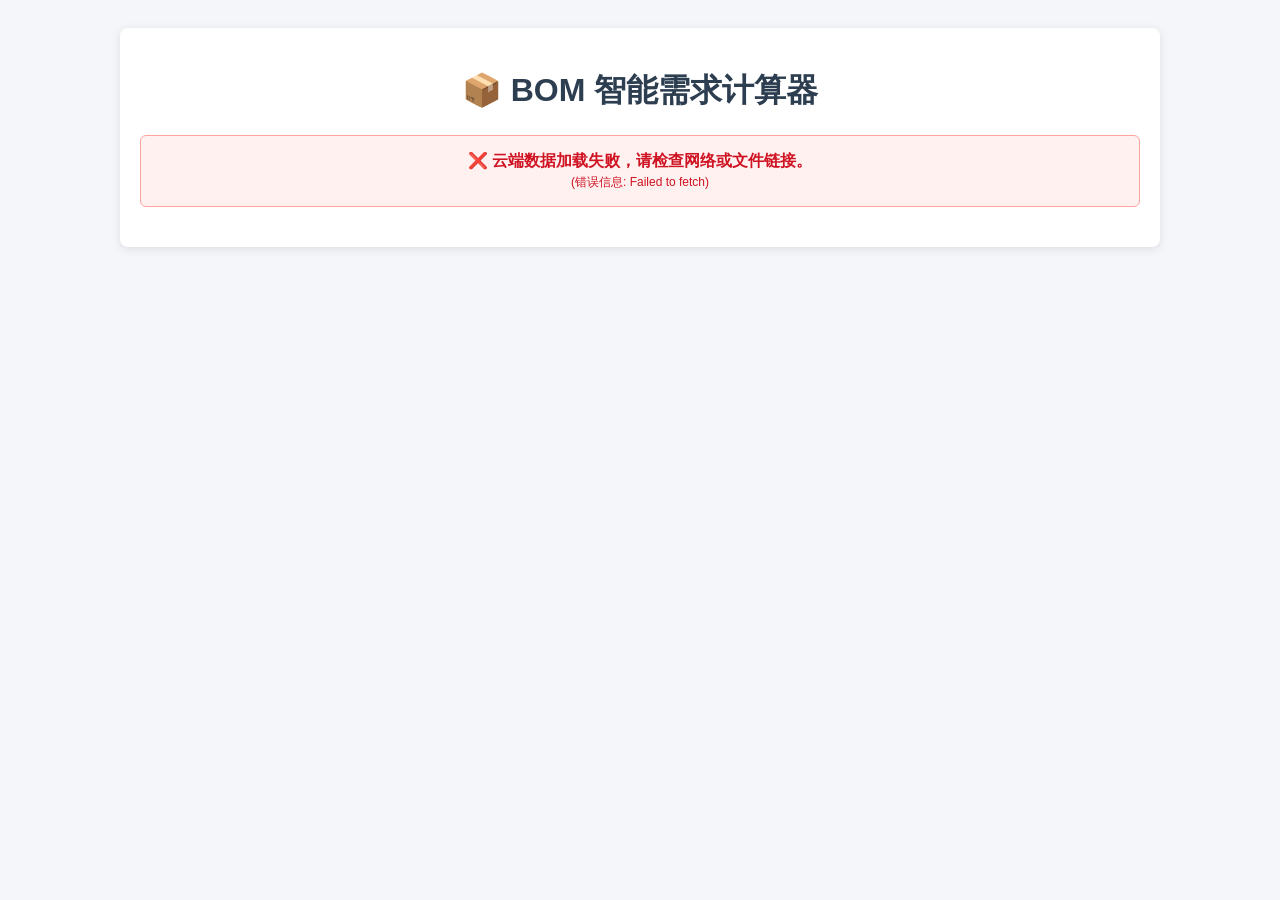
<file: static/bom.html>
<!DOCTYPE html>
<html lang="zh-CN">
<head>
    <meta charset="UTF-8">
    <title>BOM 智能需求计算器 (极速添加版)</title>
    <script src="https://cdn.sheetjs.com/xlsx-0.20.0/package/dist/xlsx.full.min.js"></script>
    <style>
        body { font-family: 'Microsoft YaHei', sans-serif; padding: 20px; background-color: #f4f6f9; color: #333; }
        .container { max-width: 1000px; margin: 0 auto; background: #fff; padding: 20px; border-radius: 8px; box-shadow: 0 2px 10px rgba(0,0,0,0.1); }
        h1 { text-align: center; color: #2c3e50; }
        
        .status-bar { padding: 15px; text-align: center; border-radius: 6px; margin-bottom: 20px; font-weight: bold; transition: 0.3s; }
        .status-bar.info { background-color: #e6f7ff; color: #0052d9; border: 1px solid #91caff; }
        .status-bar.success { background-color: #f6ffed; color: #389e0d; border: 1px solid #b7eb8f; }
        .status-bar.error { background-color: #fff1f0; color: #cf1322; border: 1px solid #ffa39e; }

        .order-panel { background: #f8f9fa; padding: 15px; border-radius: 8px; border: 1px solid #e9ecef; margin-bottom: 20px; }
        .order-item { display: flex; align-items: center; margin-bottom: 10px; gap: 15px; }
        .order-item label { font-weight: bold; width: 450px; display: flex; align-items: center; }
        .order-item input[type="number"] { padding: 6px; border: 1px solid #ccc; border-radius: 4px; width: 100px; }
        
        .unit-tag { font-size: 12px; color: #d93025; background: #fff1f0; border: 1px solid #ffa39e; padding: 1px 6px; border-radius: 4px; margin-left: 8px; font-weight: normal; }
        
        /* 添加操作区 */
        .add-custom-area { display: flex; gap: 10px; margin-top: 15px; padding-top: 15px; border-top: 1px dashed #ccc; align-items: center; }
        .search-container { position: relative; width: 400px; }
        .search-container input[type="text"] { width: 100%; padding: 8px; border: 2px solid #0052d9; border-radius: 4px; box-sizing: border-box; font-size: 14px; outline: none; }
        
        /* 新增：添加区的数量输入框 */
        .add-qty-input { width: 100px; padding: 7px; border: 2px solid #52c41a; border-radius: 4px; font-size: 14px; outline: none; box-sizing: border-box; }
        .add-qty-input:focus { border-color: #389e0d; }

        .dropdown-list { position: absolute; top: 100%; left: 0; right: 0; max-height: 250px; overflow-y: auto; background: #fff; border: 1px solid #0052d9; border-radius: 4px; margin-top: 2px; box-shadow: 0 8px 16px rgba(0,0,0,0.2); z-index: 1000; display: none; }
        .dropdown-item { padding: 10px 12px; cursor: pointer; font-size: 14px; border-bottom: 1px solid #f0f0f0; display: flex; justify-content: space-between; }
        .dropdown-item:hover { background-color: #e6f7ff; color: #0052d9; font-weight: bold; }
        .no-result { padding: 10px; color: #999; font-size: 14px; text-align: center; }

        .btn-add { padding: 8px 20px; background-color: #52c41a; color: white; border: none; border-radius: 4px; cursor: pointer; font-weight: bold; }
        .btn-add:hover { background-color: #389e0d; }
        .btn-remove { background: none; border: none; color: #ff4d4f; cursor: pointer; font-weight: bold; font-size: 18px; margin-left: 10px; }
        
        button.calc-btn { padding: 10px 20px; background-color: #0052d9; color: white; border: none; border-radius: 4px; cursor: pointer; font-size: 16px; font-weight: bold; width: 100%; margin-top: 15px;}
        button.calc-btn:hover { background-color: #003cab; }
        
        table { width: 100%; border-collapse: collapse; margin-top: 20px; }
        th, td { border: 1px solid #ddd; padding: 10px; text-align: left; }
        th { background-color: #f8f9fa; color: #0052d9; }
        
        .legend { display: flex; gap: 20px; font-size: 14px; margin-bottom: 10px; align-items: center; }
        .legend span { display: inline-block; width: 12px; height: 12px; border-radius: 3px; margin-right: 5px; }
        
        .row-finished { background-color: #e6f7ff !important; }
        .row-semi { background-color: #fff3e0 !important; }
        .row-material { background-color: #ffffff; }
        
        .badge { font-size: 12px; padding: 2px 6px; border-radius: 4px; margin-left: 8px; font-weight: bold; }
        .badge-finished { background: #bae0ff; color: #003eb3; border: 1px solid #91caff; }
        .badge-semi { background: #ffe7ba; color: #d46b08; border: 1px solid #ffd591; }
        .badge-material { background: #f5f5f5; color: #595959; border: 1px solid #d9d9d9; }
        
        .empty-tip { color: #999; font-size: 14px; margin: 10px 0; font-style: italic;}
    </style>
</head>
<body>
    <div class="container">
        <h1>📦 BOM 智能需求计算器</h1>
        
        <div class="status-bar info" id="statusBar">
            <span id="statusText">⏳ 正在从云端拉取最新 BOM 数据，请稍候...</span>
        </div>

        <div class="order-panel" id="orderPanel" style="display:none;">
            <h3>1. 输入生产/备货需求</h3>
            <div id="productList">
                <div class="empty-tip" id="emptyTip">暂无需求，请在下方搜索并添加...</div>
            </div>
            
            <!-- 添加需求区（带数量输入） -->
            <div class="add-custom-area">
                <span>➕ 添加需求：</span>
                <div class="search-container" id="searchContainer">
                    <input type="text" id="searchInput" placeholder="1. 搜品名或拼音(如 pd)" autocomplete="off">
                    <div class="dropdown-list" id="dropdownList"></div>
                </div>
                <input type="number" id="addQtyInput" class="add-qty-input" placeholder="2. 填数量" min="1">
                <button class="btn-add" onclick="addCustomInput()">添加</button>
            </div>

            <button class="calc-btn" onclick="calculate()">开始计算总需求</button>
        </div>

        <div id="resultArea" style="display: none;">
            <h2>📊 最终物料汇总需求</h2>
            <div class="legend">
                <div><span style="background:#bae0ff; border:1px solid #91caff;"></span>成品 (Level 0)</div>
                <div><span style="background:#ffe7ba; border:1px solid #ffd591;"></span>半成品 (需加工)</div>
                <div><span style="background:#ffffff; border:1px solid #d9d9d9;"></span>底层原材料</div>
            </div>
            <table id="resultTable">
                <thead>
                    <tr>
                        <th>物料名称</th>
                        <th>层级</th>
                        <th>总需求数量</th>
                    </tr>
                </thead>
                <tbody id="resultBody"></tbody>
            </table>
        </div>
    </div>

    <script>
        let globalBomList = [];
        let allSearchOptions = []; 

        // ================= 启动逻辑 =================
        window.onload = function() {
            const CLOUD_XLSX_URL = 'https://ado159357.github.io/plan.xlsx';
            const statusBar = document.getElementById('statusBar');
            const statusText = document.getElementById('statusText');

            fetch(CLOUD_XLSX_URL, { cache: 'no-store' })
                .then(response => {
                    if (!response.ok) throw new Error("网络请求失败: " + response.status);
                    return response.arrayBuffer();
                })
                .then(buffer => {
                    const data = new Uint8Array(buffer);
                    const workbook = XLSX.read(data, { type: 'array' });
                    const worksheet = workbook.Sheets[workbook.SheetNames[0]];
                    const json = XLSX.utils.sheet_to_json(worksheet, { header: 1, defval: '' });
                    
                    processData(json);
                    statusBar.className = 'status-bar success';
                    const now = new Date().toLocaleTimeString();
                    statusText.innerHTML = `✅ 云端数据同步成功 <span style="font-size:12px; font-weight:normal; margin-left:10px;">(拉取时间: ${now})</span>`;
                })
                .catch(err => {
                    statusBar.className = 'status-bar error';
                    statusText.innerHTML = `❌ 云端数据加载失败，请检查网络或文件链接。<br><span style="font-size:12px; font-weight:normal;">(错误信息: ${err.message})</span>`;
                    document.getElementById('orderPanel').style.display = 'none';
                });
        };

        // ================= 拼音搜索转换 =================
        function getPinyinInitials(str) {
            const firstLetter = "ABCDEFGHJKLMNOPQRSTWXYZ";
            const boundaryChar = "阿八嚓哒妸发旮哈讥咔垃痳拏噢妑七呥扨它穵夕丫帀";
            let ret = "";
            for (let i = 0; i < str.length; i++) {
                const c = str.charAt(i);
                if (/[\u4e00-\u9fa5]/.test(c)) {
                    let matched = false;
                    for (let j = 0; j < boundaryChar.length; j++) {
                        if (c.localeCompare(boundaryChar[j], "zh-CN") >= 0 && c.localeCompare(boundaryChar[j+1], "zh-CN") < 0) {
                            ret += firstLetter[j]; matched = true; break;
                        }
                    }
                    if (!matched) ret += c; 
                } else { ret += c.toUpperCase(); }
            }
            return ret;
        }

        const searchInput = document.getElementById('searchInput');
        const addQtyInput = document.getElementById('addQtyInput');
        const dropdownList = document.getElementById('dropdownList');

        document.addEventListener('click', function(e) {
            if (!document.getElementById('searchContainer').contains(e.target)) {
                dropdownList.style.display = 'none';
            }
        });

        searchInput.addEventListener('input', function() { renderDropdown(this.value.trim()); });
        searchInput.addEventListener('focus', function() { renderDropdown(this.value.trim()); });

        function renderDropdown(keyword) {
            dropdownList.innerHTML = '';
            if (!keyword) { displayFilteredOptions(allSearchOptions.slice(0, 30)); return; }

            const upperKeyword = keyword.toUpperCase();
            const filtered = allSearchOptions.filter(opt => {
                if (opt.name.toUpperCase().includes(upperKeyword)) return true;
                if (getPinyinInitials(opt.name).includes(upperKeyword)) return true;
                return false;
            });
            displayFilteredOptions(filtered);
        }

        function displayFilteredOptions(filtered) {
            if (filtered.length === 0) {
                dropdownList.innerHTML = '<div class="no-result">未找到匹配物料</div>';
            } else {
                filtered.forEach(opt => {
                    const div = document.createElement('div');
                    div.className = 'dropdown-item';
                    div.innerHTML = `<span>${opt.name}</span><span style="color:#999;font-size:12px;">${opt.unit ? opt.unit : ''}</span>`;
                    
                    // === 关键交互优化：点击选中后，光标自动跳到数量框 ===
                    div.onclick = function() {
                        searchInput.value = opt.name;
                        dropdownList.style.display = 'none';
                        addQtyInput.focus(); // 自动聚焦到数量框
                    };
                    dropdownList.appendChild(div);
                });
            }
            dropdownList.style.display = 'block';
        }

        // ================= 数据处理 =================
        function processData(json) {
            const headers = json[0].map(h => String(h).trim());
            const colName = headers.findIndex(h => h.includes('名称'));
            const colUnit = headers.findIndex(h => h.includes('单位'));
            const colQty = headers.findIndex(h => h.includes('数量') || h.includes('用量') || h.includes('单耗'));
            const colLevel = headers.findIndex(h => h.includes('层级'));
            const colParent = headers.findIndex(h => h.includes('父记录') || h.includes('父件'));
            const colDisplay = headers.findIndex(h => h.includes('展示'));

            if (colName === -1 || colQty === -1 || colLevel === -1 || colParent === -1 || colDisplay === -1) {
                throw new Error("表头缺少必要的列！");
            }

            globalBomList = [];
            allSearchOptions = [];
            const displayMatSet = new Set(); 

            for (let i = 1; i < json.length; i++) {
                const row = json[i];
                if (!row[colName]) continue;
                
                const itemName = String(row[colName]).trim();
                const itemLevel = parseInt(row[colLevel]) || 0;
                const itemUnit = colUnit !== -1 ? String(row[colUnit]).trim() : '';
                
                globalBomList.push({
                    name: itemName,
                    qty: parseFloat(row[colQty]) || 0,
                    level: itemLevel,
                    parent: String(row[colParent]).trim(),
                    unit: itemUnit
                });

                const displayVal = String(row[colDisplay]).trim();
                if (displayVal === '1' && !displayMatSet.has(itemName)) {
                    displayMatSet.add(itemName);
                    allSearchOptions.push({ name: itemName, level: itemLevel, unit: itemUnit });
                }
            }
            
            globalBomList.sort((a, b) => a.level - b.level);
            allSearchOptions.sort((a, b) => a.level - b.level);

            document.getElementById('productList').innerHTML = '<div class="empty-tip" id="emptyTip">暂无需求，请在下方搜索并添加...</div>';
            searchInput.value = '';
            addQtyInput.value = '';

            document.getElementById('orderPanel').style.display = 'block';
            document.getElementById('resultArea').style.display = 'none';
        }

        // ================= 计算与交互 =================
        function addCustomInput() {
            const typedVal = searchInput.value.trim();
            const qtyVal = parseFloat(addQtyInput.value) || 0;

            // 1. 校验品名
            if (!typedVal) { alert("请先在左侧搜索并选择物料！"); searchInput.focus(); return; }
            
            // 2. 校验数量
            if (qtyVal <= 0) { alert("请输入大于 0 的需求数量！"); addQtyInput.focus(); return; }

            // 3. 匹配品名
            let targetMat = "";
            const exactMatch = allSearchOptions.find(opt => opt.name === typedVal);
            if (exactMatch) {
                targetMat = exactMatch.name;
            } else {
                const upperKeyword = typedVal.toUpperCase();
                const fuzzyMatch = allSearchOptions.find(opt => 
                    opt.name.toUpperCase().includes(upperKeyword) || 
                    getPinyinInitials(opt.name).includes(upperKeyword)
                );
                if (fuzzyMatch) {
                    targetMat = fuzzyMatch.name;
                } else {
                    alert("未找到该物料，请从下拉列表中点击选中！");
                    return;
                }
            }

            // 4. 执行添加
            applyInput(targetMat, qtyVal);
        }

        function applyInput(targetMat, qtyVal) {
            const existing = document.querySelector(`.req-input[data-name="${targetMat}"]`);
            if (existing) {
                // 如果已经存在，问用户是否累加
                if(confirm(`【${targetMat}】已在列表中，是否将 ${qtyVal} 累加到原有数量上？`)) {
                    const currentVal = parseFloat(existing.value) || 0;
                    existing.value = currentVal + qtyVal;
                }
            } else {
                const emptyTip = document.getElementById('emptyTip');
                if (emptyTip) emptyTip.remove();

                const itemInfo = allSearchOptions.find(x => x.name === targetMat);
                const isTop = itemInfo && itemInfo.level === 0;
                const unitStr = itemInfo && itemInfo.unit ? itemInfo.unit : '';

                const newRow = createInputRow(targetMat, isTop, unitStr);
                // 把刚才输入的数量直接填进去
                newRow.querySelector('.req-input').value = qtyVal;
                document.getElementById('productList').appendChild(newRow);
            }
            
            // 清空输入框，方便下一次快速录入
            searchInput.value = '';
            addQtyInput.value = '';
            searchInput.focus(); // 光标回到搜索框
            dropdownList.style.display = 'none';
        }

        function createInputRow(name, isTop, unit) {
            const div = document.createElement('div');
            div.className = 'order-item';
            const icon = isTop ? '🏆' : '🔹';
            const unitTag = unit ? `<span class="unit-tag">${unit}</span>` : '';
            div.innerHTML = `
                <label>${icon} ${name} ${unitTag}</label>
                <input type="number" class="req-input" data-name="${name}" value="0" min="0" placeholder="输入数量">
                <button class="btn-remove" onclick="this.parentElement.remove(); checkEmpty()">✖</button>
            `;
            return div;
        }

        function checkEmpty() {
            const productListDiv = document.getElementById('productList');
            if (productListDiv.querySelectorAll('.order-item').length === 0) {
                productListDiv.innerHTML = '<div class="empty-tip" id="emptyTip">暂无需求，请在下方搜索并添加...</div>';
            }
        }

        // ================= 计算逻辑 =================
        function calculate() {
            let requirements = {};
            let activeOrders = 0;

            const inputs = document.querySelectorAll('.req-input');
            inputs.forEach(input => {
                const name = input.getAttribute('data-name');
                const val = parseFloat(input.value) || 0;
                if (val > 0) {
                    requirements[name] = (requirements[name] || 0) + val;
                    activeOrders += val;
                }
            });

            if (activeOrders === 0) { alert("请输入至少一个需求数量！"); return; }

            for (let item of globalBomList) {
                if (item.level === 0) continue;
                const parentRequirement = requirements[item.parent] || 0;
                const currentRequirement = parentRequirement * item.qty;
                if (currentRequirement > 0) {
                    requirements[item.name] = (requirements[item.name] || 0) + currentRequirement;
                }
            }

            const tbody = document.getElementById('resultBody');
            tbody.innerHTML = '';
            
            let parentSet = new Set();
            globalBomList.forEach(item => { if (item.parent !== '') parentSet.add(item.parent); });

            const uniqueItems = new Map();
            for (let item of globalBomList) {
                if (!uniqueItems.has(item.name)) { uniqueItems.set(item.name, item); } 
                else {
                    const existingItem = uniqueItems.get(item.name);
                    if (item.level < existingItem.level) uniqueItems.set(item.name, item);
                }
            }

            const displayList = Array.from(uniqueItems.values()).sort((a, b) => a.level - b.level);
            
            for (let item of displayList) {
                const totalReq = requirements[item.name] || 0;
                if (totalReq > 0) {
                    const tr = document.createElement('tr');
                    let typeLabel = "", rowClass = "";
                    
                    if (item.level === 0) { rowClass = "row-finished"; typeLabel = "<span class='badge badge-finished'>成品</span>"; } 
                    else if (parentSet.has(item.name)) { rowClass = "row-semi"; typeLabel = "<span class='badge badge-semi'>半成品</span>"; } 
                    else { rowClass = "row-material"; typeLabel = "<span class='badge badge-material'>原料</span>"; }
                    
                    tr.className = rowClass;
                    let indent = item.level === 0 ? '🏆 ' : '└─ '.repeat(item.level);
                    const unitStr = item.unit ? ` ${item.unit}` : '';

                    tr.innerHTML = `
                        <td>${indent}${item.name} ${typeLabel}</td>
                        <td>${item.level}</td>
                        <td style="color: #d93025; font-weight: bold;">${totalReq} ${unitStr}</td>
                    `;
                    tbody.appendChild(tr);
                }
            }
            document.getElementById('resultArea').style.display = 'block';
        }
    </script>
</body>
</html>
</file>
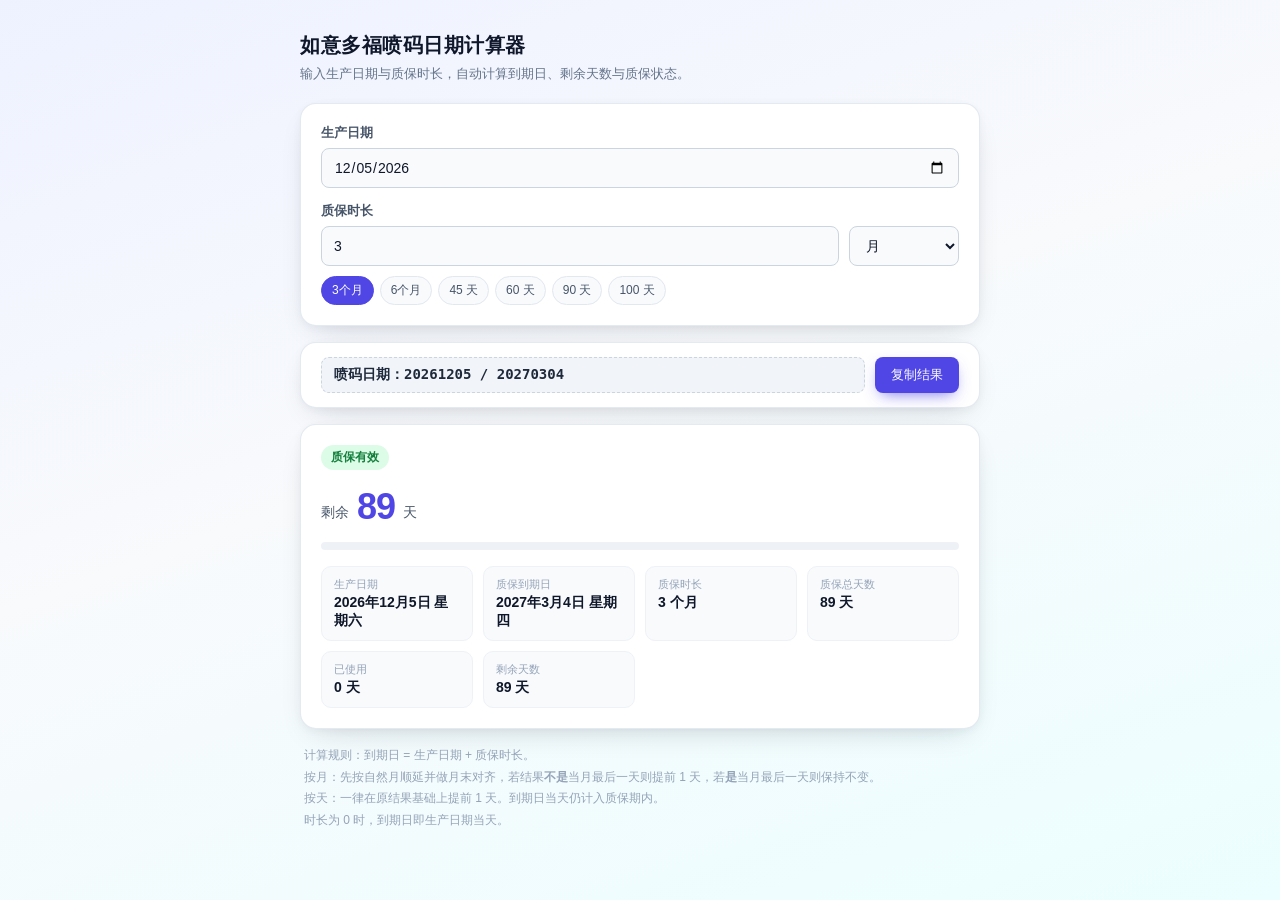
<file: static/DateCode.html>
<!DOCTYPE html>
<html lang="zh-CN">
<head>
<meta charset="UTF-8" />
<meta name="viewport" content="width=device-width, initial-scale=1, viewport-fit=cover" />
<title>如意多福喷码日期计算器</title>
<style>
  * { box-sizing: border-box; }

  body {
    margin: 0;
    min-height: 100vh;
    padding: 32px 16px 64px;
    display: flex;
    justify-content: center;
    font-family: -apple-system, BlinkMacSystemFont, "Segoe UI", "PingFang SC",
                 "Hiragino Sans GB", "Microsoft YaHei", sans-serif;
    color: #0f172a;
    background: linear-gradient(160deg, #eef2ff 0%, #f8fafc 45%, #ecfeff 100%);
    -webkit-font-smoothing: antialiased;
  }

  .app { width: 100%; max-width: 680px; }

  header h1 {
    margin: 0 0 6px;
    font-size: 20px;
    letter-spacing: .5px;
  }
  header p {
    margin: 0 0 20px;
    font-size: 13px;
    color: #64748b;
  }

  .card {
    background: #fff;
    border: 1px solid rgba(226, 232, 240, .9);
    border-radius: 16px;      /* 圆角稍微收敛一点，看起来更干练 */
    padding: 20px;            /* 卡片内边距从 22px 缩到 20px */
    margin-bottom: 16px;      /* 卡片间距稍微缩小 */
    box-shadow: 0 12px 32px -14px rgba(15, 23, 42, .2),
                0 2px 8px rgba(15, 23, 42, .04);
  }

  .field + .field { margin-top: 14px; }

  label {
    display: block;
    margin-bottom: 6px;       /* 标签下边距缩小 */
    font-size: 13px;
    font-weight: 600;
    color: #475569;
  }

  input, select {
    width: 100%;
    padding: 10px 12px;       /* 输入框内边距稍微调小，显得没那么笨重 */
    font-size: 14px;          /* 字体从 15px 缩到 14px */
    font-family: inherit;
    color: #0f172a;
    background: #f8fafc;
    border: 1px solid #cbd5e1;
    border-radius: 8px;       /* 输入框圆角缩小，配合整体风格 */
    outline: none;
    transition: border-color .15s, box-shadow .15s, background .15s;
  }
  input:focus, select:focus {
    background: #fff;
    border-color: #6366f1;
    box-shadow: 0 0 0 3px rgba(99, 102, 241, .15);
  }

  .row {
    display: grid;
    grid-template-columns: 1fr 110px; /* 右侧单位框稍微缩窄一点 */
    gap: 10px;
  }

  /* 快捷按钮区域 */
  .presets {
    display: flex;
    flex-wrap: wrap;
    gap: 6px;
    margin-top: 10px;
  }
  .presets button {
    flex-shrink: 0;
    padding: 5px 10px;
    font-size: 12px;
    font-family: inherit;
    color: #475569;
    background: #f8fafc;
    border: 1px solid #e2e8f0;
    border-radius: 999px;
    cursor: pointer;
    transition: all .15s;
  }
  .presets button:hover {
    color: #4338ca;
    background: #eef2ff;
    border-color: #c7d2fe;
  }
  .presets button.active {
    color: #fff;
    background: #4f46e5;
    border-color: #4f46e5;
  }

  /* ---------- 结果区 ---------- */
  .result-top {
    display: flex;
    align-items: center;
    justify-content: space-between;
    gap: 12px;
    flex-wrap: wrap;
  }

  .badge {
    padding: 4px 10px;
    font-size: 12px;
    font-weight: 600;
    color: #64748b;
    background: #eef2f7;
    border-radius: 999px;
  }
  .badge.ok      { color: #15803d; background: #dcfce7; }
  .badge.warn    { color: #b45309; background: #fef3c7; }
  .badge.expired { color: #b91c1c; background: #fee2e2; }

  .hint { font-size: 12px; color: #94a3b8; }

  .big {
    margin: 16px 0 0;
    font-size: 14px;
    color: #475569;
  }
  .big b {
    margin: 0 4px;
    font-size: 36px;          /* 大数字从 40px 缩到 36px，显得更秀气 */
    font-weight: 800;
    letter-spacing: -1px;
    color: #4f46e5;
    vertical-align: -2px;
  }
  .result.warn    .big b { color: #d97706; }
  .result.expired .big b { color: #dc2626; }

  .progress {
    height: 8px;              /* 进度条从 10px 缩到 8px */
    margin: 14px 0 0;
    background: #eef2f7;
    border-radius: 999px;
    overflow: hidden;
  }
  .progress span {
    display: block;
    width: 0;
    height: 100%;
    border-radius: 999px;
    background: linear-gradient(90deg, #6366f1, #22d3ee);
    transition: width .35s ease, background .25s ease;
  }
  .result.warn    .progress span { background: linear-gradient(90deg, #f59e0b, #fbbf24); }
  .result.expired .progress span { background: linear-gradient(90deg, #ef4444, #f87171); }

  /* 结果明细卡片 */
  .grid {
    display: grid;
    grid-template-columns: repeat(auto-fit, minmax(130px, 1fr)); /* 稍微缩窄卡片最小宽度 */
    gap: 10px;
    margin-top: 16px;
  }
  .item {
    padding: 10px 12px;       /* 明细卡片内边距缩小 */
    background: #f8fafc;
    border: 1px solid #eef2f7;
    border-radius: 10px;
  }
  .item .k { margin-bottom: 2px; font-size: 11px; color: #94a3b8; } /* 说明文字调小 */
  .item .v { font-size: 14px; font-weight: 600; } /* 数值从 15px 缩到 14px */

  /* ---------- 独立的操作区 ---------- */
  .action-bar {
    display: flex;
    align-items: center;
    gap: 10px;
    padding: 14px 20px;       /* 操作区内边距稍微缩小 */
  }

  .copy-preview {
    flex: 1;
    min-width: 0;
    padding: 8px 12px;
    font-family: ui-monospace, SFMono-Regular, Menlo, Monaco, Consolas, monospace;
    font-size: 14px;          /* 预览文字从 15px 缩到 14px */
    font-weight: 600;
    color: #1e293b;
    background: #f1f5f9;
    border: 1px dashed #cbd5e1;
    border-radius: 8px;
    word-break: break-all;
    transition: all .15s;
  }
  .copy-preview:empty::before {
    content: '等待计算...';
    color: #94a3b8;
    font-weight: normal;
    font-family: -apple-system, BlinkMacSystemFont, "Segoe UI", sans-serif;
  }

  .action-bar button {
    flex-shrink: 0;
    padding: 9px 16px;
    font-size: 13px;          /* 按钮文字从 14px 缩到 13px */
    font-family: inherit;
    color: #fff;
    background: #4f46e5;
    border: none;
    border-radius: 8px;
    cursor: pointer;
    box-shadow: 0 6px 16px -6px rgba(79, 70, 229, .8);
    transition: background .15s, transform .1s;
  }
  .action-bar button:hover  { background: #4338ca; }
  .action-bar button:active { transform: translateY(1px); }

  .footnote {
    margin: 0;
    padding: 0 4px;
    font-size: 12px;
    line-height: 1.8;
    color: #94a3b8;
  }

  @media (max-width: 420px) {
    body { padding: 20px 12px 48px; }
    .card, .action-bar { padding: 16px; }
    .big b { font-size: 32px; }
    .action-bar { flex-direction: column; align-items: stretch; }
    .action-bar button { width: 100%; padding: 10px 16px; }
  }
</style>
</head>
<body>

<div class="app" id="app">
  <header>
    <h1>如意多福喷码日期计算器</h1>
    <p>输入生产日期与质保时长，自动计算到期日、剩余天数与质保状态。</p>
  </header>

  <!-- 输入区 -->
  <section class="card">
    <div class="field">
      <label for="startDate">生产日期</label>
      <input type="date" id="startDate" />
    </div>

    <div class="field">
      <label for="length">质保时长</label>
      <div class="row">
        <input type="number" id="length" value="3" min="0" step="1" inputmode="numeric" />
        <select id="unit">
          <option value="month">月</option>
          <option value="day">天</option>
        </select>
      </div>
      <div class="presets">
        <button type="button" class="preset active" data-len="3"  data-unit="month">3个月</button>
        <button type="button" class="preset" data-len="6"  data-unit="month">6个月</button>
        <button type="button" class="preset" data-len="45" data-unit="day">45 天</button>
        <button type="button" class="preset" data-len="60" data-unit="day">60 天</button>
        <button type="button" class="preset" data-len="90" data-unit="day">90 天</button>
        <button type="button" class="preset" data-len="100" data-unit="day">100 天</button>
      </div>
    </div>
  </section>

  <!-- 操作区 -->
  <section class="card action-bar">
    <div class="copy-preview" id="copyPreview"></div>
    <button type="button" id="copyBtn">复制结果</button>
  </section>

  <!-- 结果区 -->
  <section class="card result" id="result">
    <div class="result-top">
      <span class="badge" id="badge">等待输入</span>
      <span class="hint" id="note"></span>
    </div>
    <div class="big" id="big">—</div>
    <div class="progress"><span id="bar"></span></div>
    <div class="grid" id="grid"></div>
  </section>

  <p class="footnote">
    计算规则：到期日 = 生产日期 + 质保时长。<br />
    按月：先按自然月顺延并做月末对齐，若结果<strong>不是</strong>当月最后一天则提前 1 天，若<strong>是</strong>当月最后一天则保持不变。<br />
    按天：一律在原结果基础上提前 1 天。到期日当天仍计入质保期内。<br />
    时长为 0 时，到期日即生产日期当天。
  </p>
</div>

<script>
(function () {
  'use strict';

  var startEl  = document.getElementById('startDate');
  var lenEl    = document.getElementById('length');
  var unitEl   = document.getElementById('unit');
  var resultEl = document.getElementById('result');
  var badgeEl  = document.getElementById('badge');
  var noteEl   = document.getElementById('note');
  var bigEl    = document.getElementById('big');
  var barEl    = document.getElementById('bar');
  var gridEl   = document.getElementById('grid');
  var copyBtn  = document.getElementById('copyBtn');
  var copyPreviewEl = document.getElementById('copyPreview');

  var WEEK = ['日', '一', '二', '三', '四', '五', '六'];
  var UNIT_NAME = { month: '个月', day: '天' };
  var lastText = '';

  /* ---------- 日期工具 ---------- */
  function pad(n) { return n < 10 ? '0' + n : '' + n; }

  function toISO(d) {
    return d.getFullYear() + '-' + pad(d.getMonth() + 1) + '-' + pad(d.getDate());
  }

  function parseISO(s) {
    var p = s.split('-');
    return new Date(Number(p[0]), Number(p[1]) - 1, Number(p[2]));
  }

  function startOfDay(d) {
    return new Date(d.getFullYear(), d.getMonth(), d.getDate());
  }

  function addDays(d, n) {
    return new Date(d.getFullYear(), d.getMonth(), d.getDate() + n);
  }

  function addMonths(d, n) {
    var day = d.getDate();
    var t = new Date(d.getFullYear(), d.getMonth(), 1);
    t.setMonth(t.getMonth() + n);
    var daysInMonth = new Date(t.getFullYear(), t.getMonth() + 1, 0).getDate();
    t.setDate(Math.min(day, daysInMonth));
    return t;
  }

  function isMonthEnd(d) {
    return d.getDate() === new Date(d.getFullYear(), d.getMonth() + 1, 0).getDate();
  }

  /* ---------- 到期日计算 ---------- */
  function addDuration(d, n, unit) {
    if (n === 0) return d;
    if (unit === 'day') {
      return addDays(d, n - 1);
    }
    var t = addMonths(d, n);
    if (!isMonthEnd(t)) t = addDays(t, -1);
    return t;
  }

  function diffDays(a, b) {
    return Math.round((b - a) / 86400000);
  }

  function fmt(d) {
    return d.getFullYear() + '年' + (d.getMonth() + 1) + '月' + d.getDate() +
           '日 星期' + WEEK[d.getDay()];
  }

  function fmtCompact(d) {
    return d.getFullYear() + pad(d.getMonth() + 1) + pad(d.getDate());
  }

  /* ---------- 核心计算 ---------- */
  function calc() {
    var today = startOfDay(new Date());
    var raw   = startEl.value;
    var n     = Math.floor(Number(lenEl.value));
    var unit  = unitEl.value;

    if (!raw || !isFinite(n) || n < 0) {
      resultEl.className = 'card result';
      badgeEl.className = 'badge';
      badgeEl.textContent = '等待输入';
      noteEl.textContent = '';
      bigEl.textContent = '请输入生产日期与质保时长';
      barEl.style.width = '0%';
      gridEl.innerHTML = '';
      lastText = '';
      copyPreviewEl.textContent = '';
      return;
    }

    var start  = parseISO(raw);
    var expiry = addDuration(start, n, unit);

    var total  = diffDays(start, expiry);
    var remain = diffDays(today, expiry);
    var used   = diffDays(start, today);

    var cls, label;
    if (remain < 0)        { cls = 'expired'; label = '已过保'; }
    else if (remain === 0) { cls = 'warn';    label = '今天到期'; }
    else if (remain <= 30) { cls = 'warn';    label = '即将到期'; }
    else                   { cls = 'ok';      label = '质保有效'; }

    resultEl.className = 'card result ' + cls;
    badgeEl.className  = 'badge ' + cls;
    badgeEl.textContent = label;

    noteEl.textContent = (start > today) ? '生产日期在未来' : '';

    if (remain >= 0) {
      bigEl.innerHTML = '剩余 <b>' + remain + '</b> 天';
    } else {
      bigEl.innerHTML = '已过保 <b>' + (-remain) + '</b> 天';
    }

    var pct = total <= 0 ? 100 : Math.min(100, Math.max(0, used / total * 100));
    barEl.style.width = pct.toFixed(2) + '%';

    var rows = [
      ['生产日期',   fmt(start)],
      ['质保到期日', fmt(expiry)],
      ['质保时长',   n + ' ' + UNIT_NAME[unit]],
      ['质保总天数', Math.max(0, total) + ' 天'],
      ['已使用',     Math.max(0, used) + ' 天'],
      ['剩余天数',   remain >= 0 ? remain + ' 天' : '已超 ' + (-remain) + ' 天']
    ];

    gridEl.innerHTML = rows.map(function (r) {
      return '<div class="item"><div class="k">' + r[0] +
             '</div><div class="v">' + r[1] + '</div></div>';
    }).join('');

    lastText = '喷码日期：' + fmtCompact(start) + ' / ' + fmtCompact(expiry);
    copyPreviewEl.textContent = lastText;
  }

  /* ---------- 复制与事件绑定 ---------- */
  function resetBtnText() {
    setTimeout(function () { copyBtn.textContent = '复制结果'; }, 1500);
  }

  function fallbackCopy() {
    var ta = document.createElement('textarea');
    ta.value = lastText;
    ta.style.position = 'fixed';
    ta.style.opacity = '0';
    document.body.appendChild(ta);
    ta.select();
    try {
      document.execCommand('copy');
      copyBtn.textContent = '已复制 ✓';
      resetBtnText();
    } catch (e) {
      copyBtn.textContent = '复制失败';
      resetBtnText();
    }
    document.body.removeChild(ta);
  }

  copyBtn.addEventListener('click', function () {
    if (!lastText) return;
    if (navigator.clipboard && navigator.clipboard.writeText) {
      navigator.clipboard.writeText(lastText).then(function () {
        copyBtn.textContent = '已复制 ✓';
        resetBtnText();
      }, fallbackCopy);
    } else {
      fallbackCopy();
    }
  });

  var presetBtns = Array.prototype.slice.call(document.querySelectorAll('.preset'));
  presetBtns.forEach(function (btn) {
    btn.addEventListener('click', function () {
      lenEl.value  = btn.dataset.len;
      unitEl.value = btn.dataset.unit;
      presetBtns.forEach(function (b) { b.classList.remove('active'); });
      btn.classList.add('active');
      calc();
    });
  });

  function clearPresetActive() {
    presetBtns.forEach(function (b) { b.classList.remove('active'); });
  }
  lenEl.addEventListener('input', clearPresetActive);
  unitEl.addEventListener('change', clearPresetActive);

  [startEl, lenEl, unitEl].forEach(function (el) {
    el.addEventListener('input', calc);
    el.addEventListener('change', calc);
  });

  startEl.value = toISO(startOfDay(new Date()));
  calc();
})();
</script>
</body>
</html>
</file>
